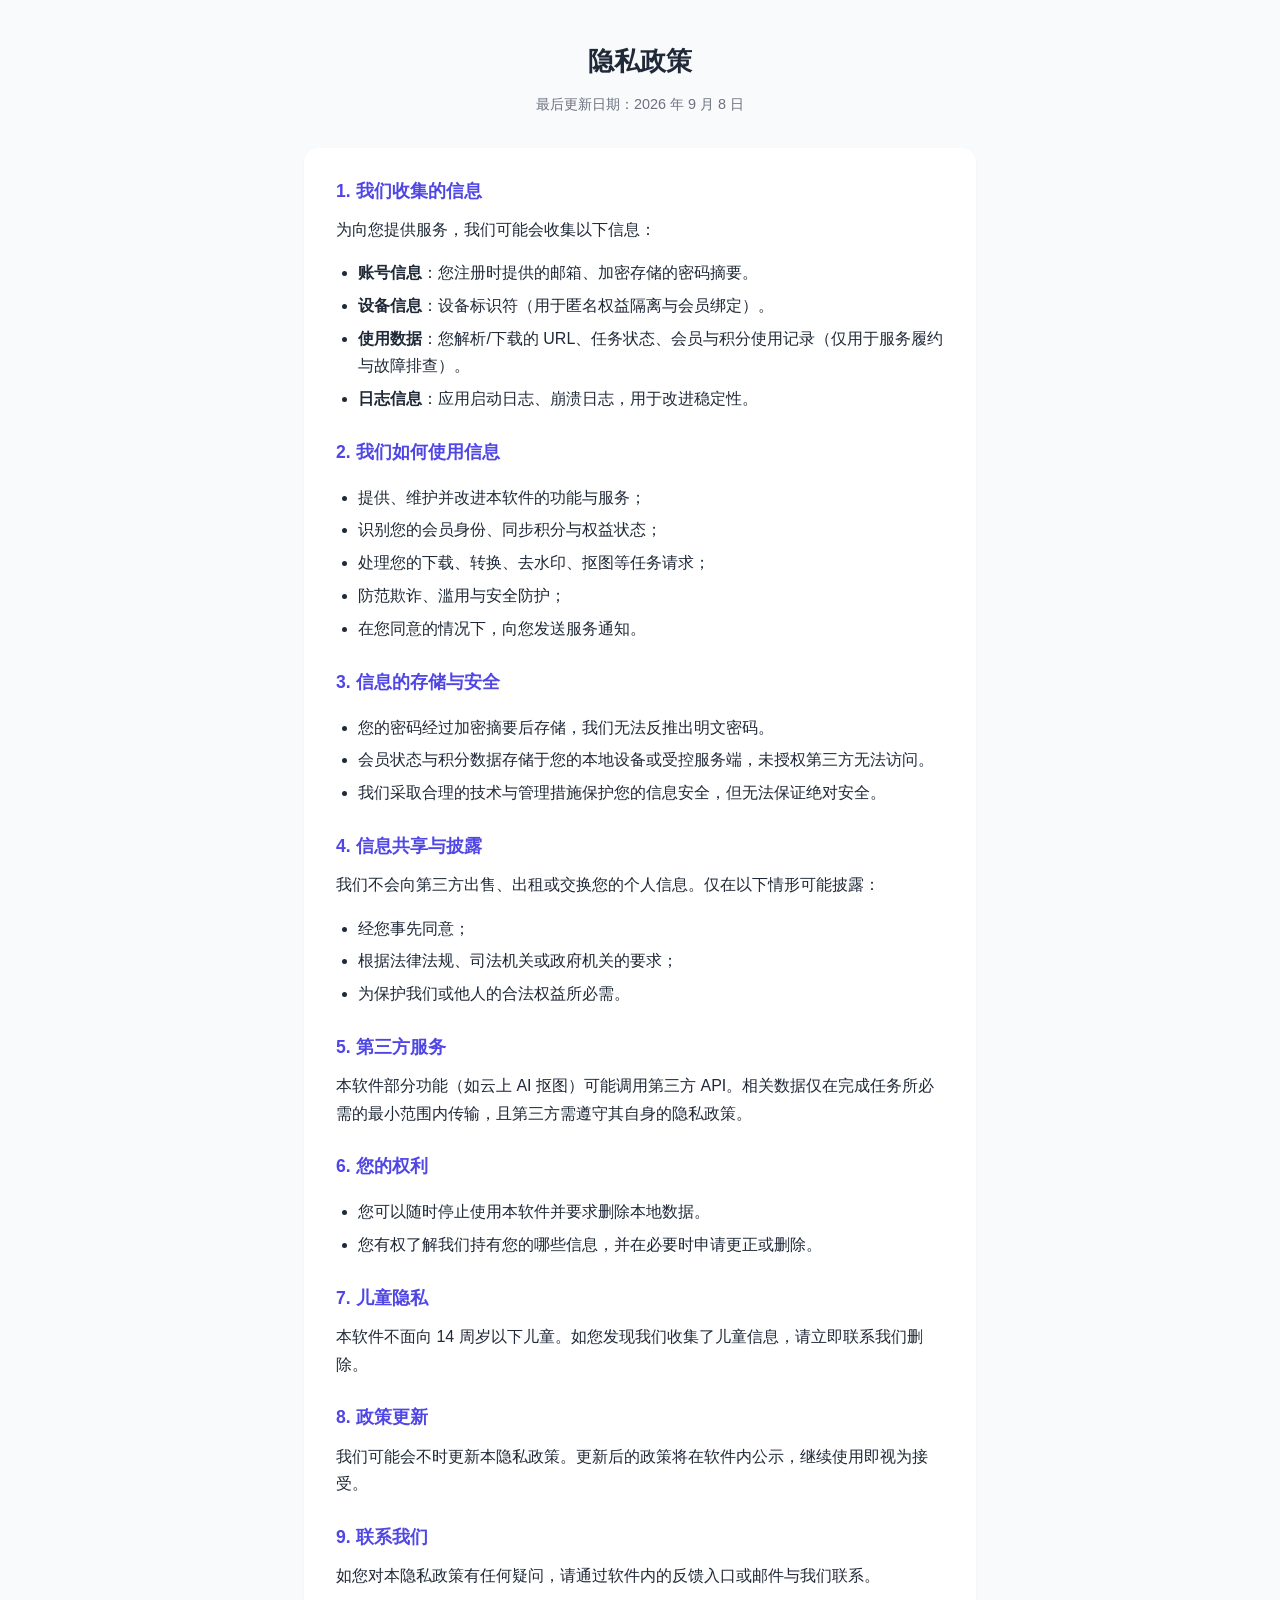
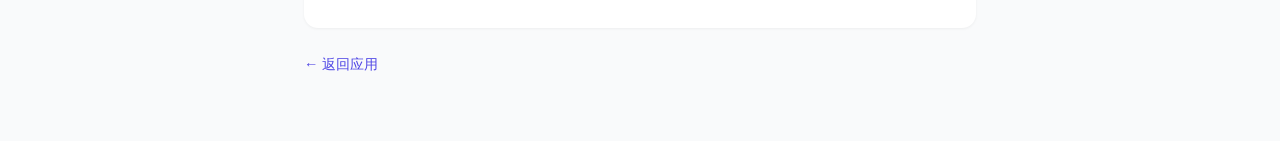
<file: web/privacy.html>
<!DOCTYPE html>
<html lang="zh-CN">
<head>
  <meta charset="UTF-8" />
  <meta name="viewport" content="width=device-width, initial-scale=1.0" />
  <title>隐私政策 - 视频工坊</title>
  <style>
    :root {
      --brand: #4f46e5;
      --text: #1f2937;
      --text-mute: #6b7280;
      --bg: #f9fafb;
      --card: #ffffff;
      --radius: 14px;
    }
    * { box-sizing: border-box; }
    body {
      margin: 0;
      font-family: -apple-system, BlinkMacSystemFont, "Segoe UI", Roboto, "PingFang SC", "Microsoft YaHei", sans-serif;
      background: var(--bg);
      color: var(--text);
      line-height: 1.7;
    }
    .wrap {
      max-width: 720px;
      margin: 0 auto;
      padding: 2.5rem 1.5rem 4rem;
    }
    header { text-align: center; margin-bottom: 2rem; }
    header h1 { font-size: 1.6rem; margin: 0 0 .5rem; }
    header p { color: var(--text-mute); margin: 0; font-size: .9rem; }
    .card {
      background: var(--card);
      border-radius: var(--radius);
      padding: 1.8rem 2rem;
      box-shadow: 0 1px 3px rgba(0,0,0,.05);
    }
    h2 { font-size: 1.1rem; margin: 1.6rem 0 .6rem; color: var(--brand); }
    h2:first-child { margin-top: 0; }
    p { margin: .6rem 0; }
    ul { padding-left: 1.4rem; }
    li { margin: .35rem 0; }
    .back {
      display: inline-flex;
      align-items: center;
      gap: .35rem;
      margin-top: 1.5rem;
      color: var(--brand);
      text-decoration: none;
      font-weight: 500;
      font-size: .9rem;
    }
    .back:hover { text-decoration: underline; }
    @media (max-width: 640px) {
      .wrap { padding: 1.5rem 1rem 3rem; }
      .card { padding: 1.2rem; }
    }
  </style>
</head>
<body>
  <div class="wrap">
    <header>
      <h1>隐私政策</h1>
      <p>最后更新日期：2026 年 9 月 8 日</p>
    </header>
    <div class="card">
      <h2>1. 我们收集的信息</h2>
      <p>为向您提供服务，我们可能会收集以下信息：</p>
      <ul>
        <li><strong>账号信息</strong>：您注册时提供的邮箱、加密存储的密码摘要。</li>
        <li><strong>设备信息</strong>：设备标识符（用于匿名权益隔离与会员绑定）。</li>
        <li><strong>使用数据</strong>：您解析/下载的 URL、任务状态、会员与积分使用记录（仅用于服务履约与故障排查）。</li>
        <li><strong>日志信息</strong>：应用启动日志、崩溃日志，用于改进稳定性。</li>
      </ul>

      <h2>2. 我们如何使用信息</h2>
      <ul>
        <li>提供、维护并改进本软件的功能与服务；</li>
        <li>识别您的会员身份、同步积分与权益状态；</li>
        <li>处理您的下载、转换、去水印、抠图等任务请求；</li>
        <li>防范欺诈、滥用与安全防护；</li>
        <li>在您同意的情况下，向您发送服务通知。</li>
      </ul>

      <h2>3. 信息的存储与安全</h2>
      <ul>
        <li>您的密码经过加密摘要后存储，我们无法反推出明文密码。</li>
        <li>会员状态与积分数据存储于您的本地设备或受控服务端，未授权第三方无法访问。</li>
        <li>我们采取合理的技术与管理措施保护您的信息安全，但无法保证绝对安全。</li>
      </ul>

      <h2>4. 信息共享与披露</h2>
      <p>我们不会向第三方出售、出租或交换您的个人信息。仅在以下情形可能披露：</p>
      <ul>
        <li>经您事先同意；</li>
        <li>根据法律法规、司法机关或政府机关的要求；</li>
        <li>为保护我们或他人的合法权益所必需。</li>
      </ul>

      <h2>5. 第三方服务</h2>
      <p>本软件部分功能（如云上 AI 抠图）可能调用第三方 API。相关数据仅在完成任务所必需的最小范围内传输，且第三方需遵守其自身的隐私政策。</p>

      <h2>6. 您的权利</h2>
      <ul>
        <li>您可以随时停止使用本软件并要求删除本地数据。</li>
        <li>您有权了解我们持有您的哪些信息，并在必要时申请更正或删除。</li>
      </ul>

      <h2>7. 儿童隐私</h2>
      <p>本软件不面向 14 周岁以下儿童。如您发现我们收集了儿童信息，请立即联系我们删除。</p>

      <h2>8. 政策更新</h2>
      <p>我们可能会不时更新本隐私政策。更新后的政策将在软件内公示，继续使用即视为接受。</p>

      <h2>9. 联系我们</h2>
      <p>如您对本隐私政策有任何疑问，请通过软件内的反馈入口或邮件与我们联系。</p>
    </div>
    <a href="index.html" class="back">← 返回应用</a>
  </div>
</body>
</html>
</file>
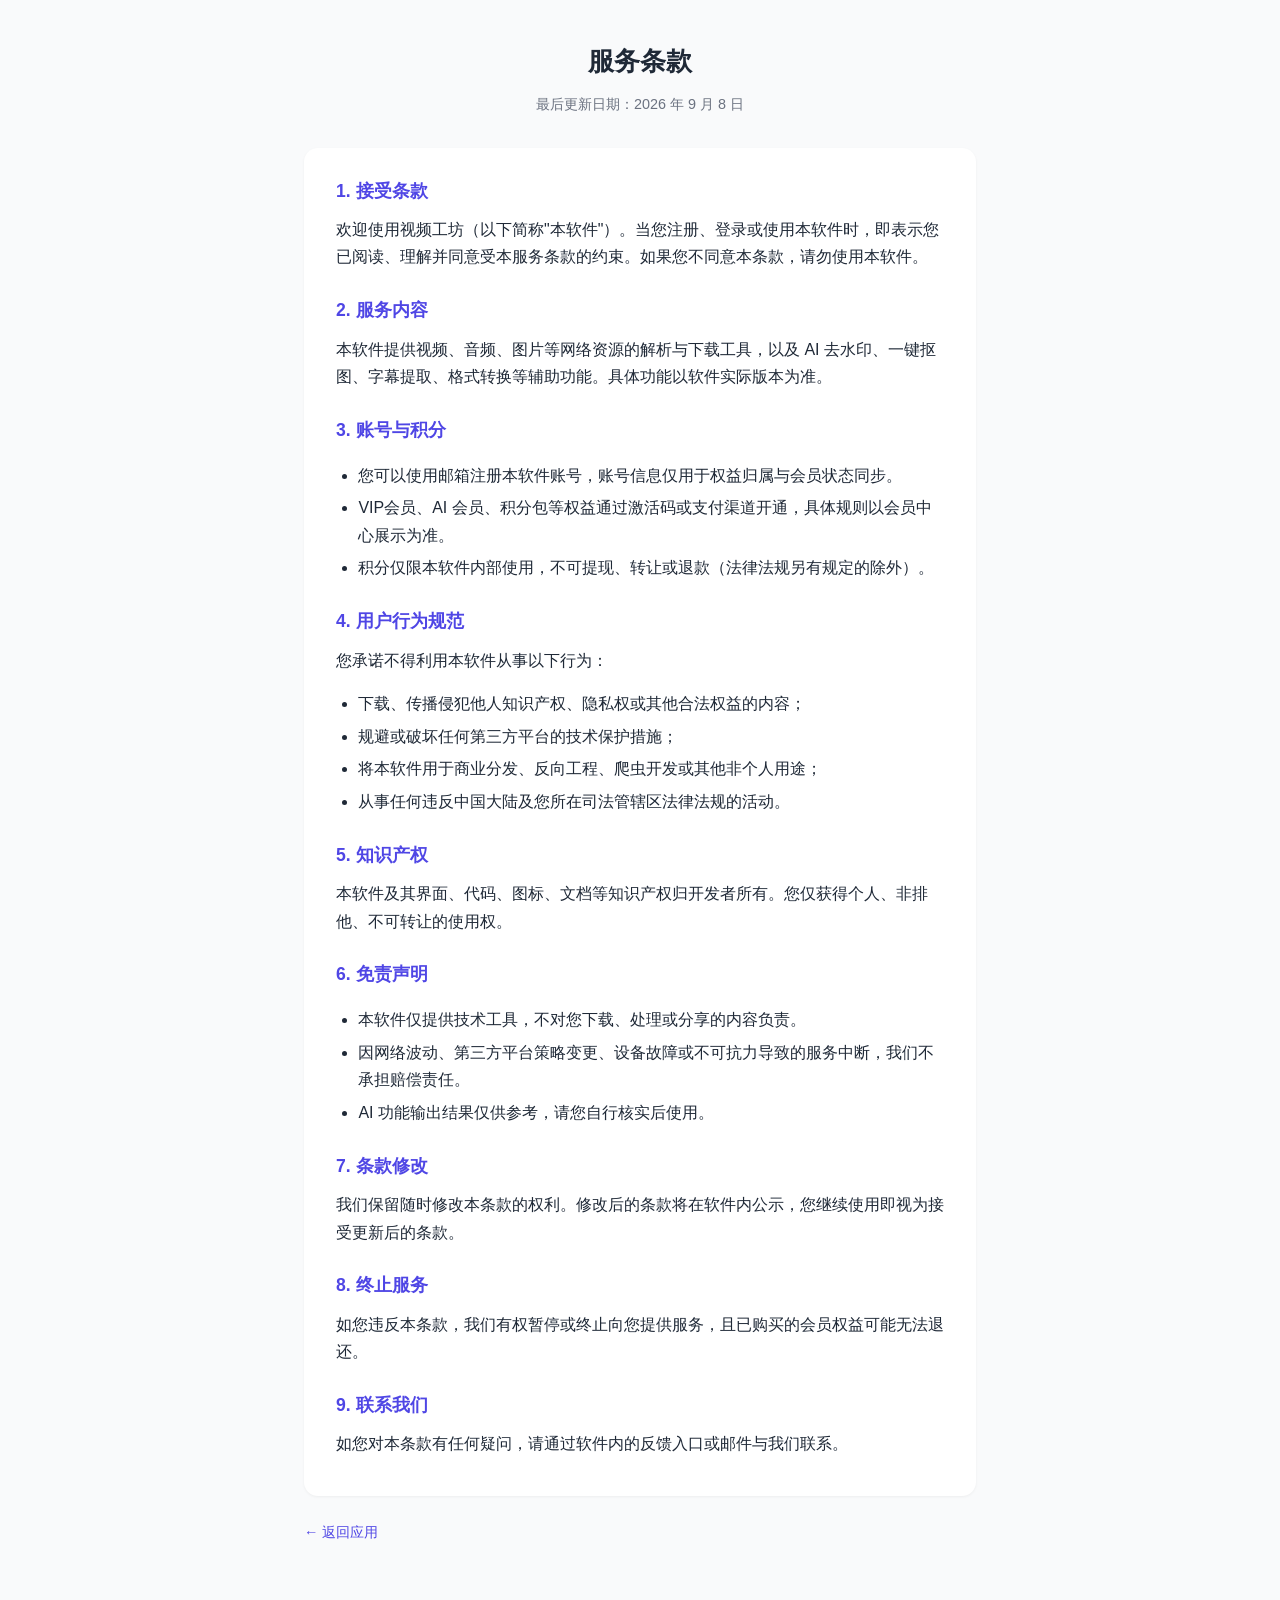
<file: web/terms.html>
<!DOCTYPE html>
<html lang="zh-CN">
<head>
  <meta charset="UTF-8" />
  <meta name="viewport" content="width=device-width, initial-scale=1.0" />
  <title>服务条款 - 视频工坊</title>
  <style>
    :root {
      --brand: #4f46e5;
      --text: #1f2937;
      --text-mute: #6b7280;
      --bg: #f9fafb;
      --card: #ffffff;
      --radius: 14px;
    }
    * { box-sizing: border-box; }
    body {
      margin: 0;
      font-family: -apple-system, BlinkMacSystemFont, "Segoe UI", Roboto, "PingFang SC", "Microsoft YaHei", sans-serif;
      background: var(--bg);
      color: var(--text);
      line-height: 1.7;
    }
    .wrap {
      max-width: 720px;
      margin: 0 auto;
      padding: 2.5rem 1.5rem 4rem;
    }
    header { text-align: center; margin-bottom: 2rem; }
    header h1 { font-size: 1.6rem; margin: 0 0 .5rem; }
    header p { color: var(--text-mute); margin: 0; font-size: .9rem; }
    .card {
      background: var(--card);
      border-radius: var(--radius);
      padding: 1.8rem 2rem;
      box-shadow: 0 1px 3px rgba(0,0,0,.05);
    }
    h2 { font-size: 1.1rem; margin: 1.6rem 0 .6rem; color: var(--brand); }
    h2:first-child { margin-top: 0; }
    p { margin: .6rem 0; }
    ul { padding-left: 1.4rem; }
    li { margin: .35rem 0; }
    .back {
      display: inline-flex;
      align-items: center;
      gap: .35rem;
      margin-top: 1.5rem;
      color: var(--brand);
      text-decoration: none;
      font-weight: 500;
      font-size: .9rem;
    }
    .back:hover { text-decoration: underline; }
    @media (max-width: 640px) {
      .wrap { padding: 1.5rem 1rem 3rem; }
      .card { padding: 1.2rem; }
    }
  </style>
</head>
<body>
  <div class="wrap">
    <header>
      <h1>服务条款</h1>
      <p>最后更新日期：2026 年 9 月 8 日</p>
    </header>
    <div class="card">
      <h2>1. 接受条款</h2>
      <p>欢迎使用视频工坊（以下简称"本软件"）。当您注册、登录或使用本软件时，即表示您已阅读、理解并同意受本服务条款的约束。如果您不同意本条款，请勿使用本软件。</p>

      <h2>2. 服务内容</h2>
      <p>本软件提供视频、音频、图片等网络资源的解析与下载工具，以及 AI 去水印、一键抠图、字幕提取、格式转换等辅助功能。具体功能以软件实际版本为准。</p>

      <h2>3. 账号与积分</h2>
      <ul>
        <li>您可以使用邮箱注册本软件账号，账号信息仅用于权益归属与会员状态同步。</li>
        <li>VIP会员、AI 会员、积分包等权益通过激活码或支付渠道开通，具体规则以会员中心展示为准。</li>
        <li>积分仅限本软件内部使用，不可提现、转让或退款（法律法规另有规定的除外）。</li>
      </ul>

      <h2>4. 用户行为规范</h2>
      <p>您承诺不得利用本软件从事以下行为：</p>
      <ul>
        <li>下载、传播侵犯他人知识产权、隐私权或其他合法权益的内容；</li>
        <li>规避或破坏任何第三方平台的技术保护措施；</li>
        <li>将本软件用于商业分发、反向工程、爬虫开发或其他非个人用途；</li>
        <li>从事任何违反中国大陆及您所在司法管辖区法律法规的活动。</li>
      </ul>

      <h2>5. 知识产权</h2>
      <p>本软件及其界面、代码、图标、文档等知识产权归开发者所有。您仅获得个人、非排他、不可转让的使用权。</p>

      <h2>6. 免责声明</h2>
      <ul>
        <li>本软件仅提供技术工具，不对您下载、处理或分享的内容负责。</li>
        <li>因网络波动、第三方平台策略变更、设备故障或不可抗力导致的服务中断，我们不承担赔偿责任。</li>
        <li>AI 功能输出结果仅供参考，请您自行核实后使用。</li>
      </ul>

      <h2>7. 条款修改</h2>
      <p>我们保留随时修改本条款的权利。修改后的条款将在软件内公示，您继续使用即视为接受更新后的条款。</p>

      <h2>8. 终止服务</h2>
      <p>如您违反本条款，我们有权暂停或终止向您提供服务，且已购买的会员权益可能无法退还。</p>

      <h2>9. 联系我们</h2>
      <p>如您对本条款有任何疑问，请通过软件内的反馈入口或邮件与我们联系。</p>
    </div>
    <a href="index.html" class="back">← 返回应用</a>
  </div>
</body>
</html>
</file>
